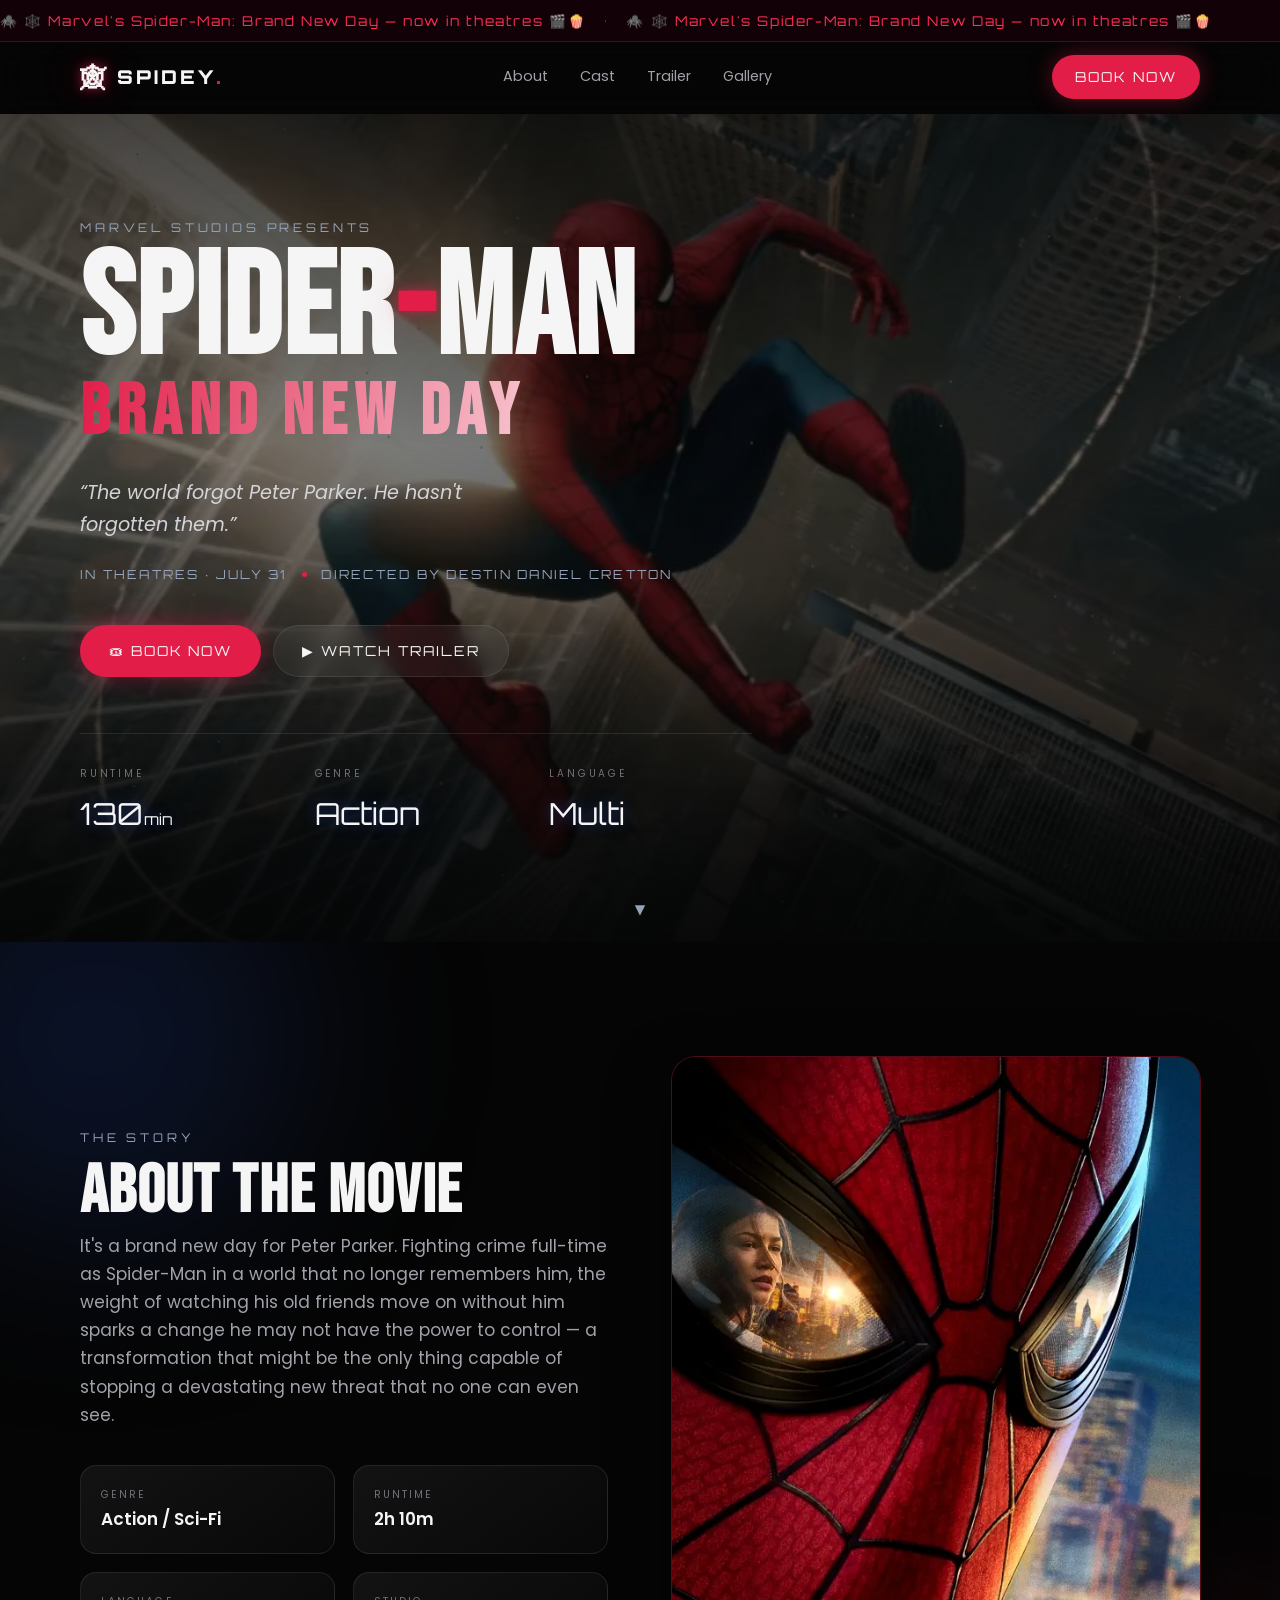
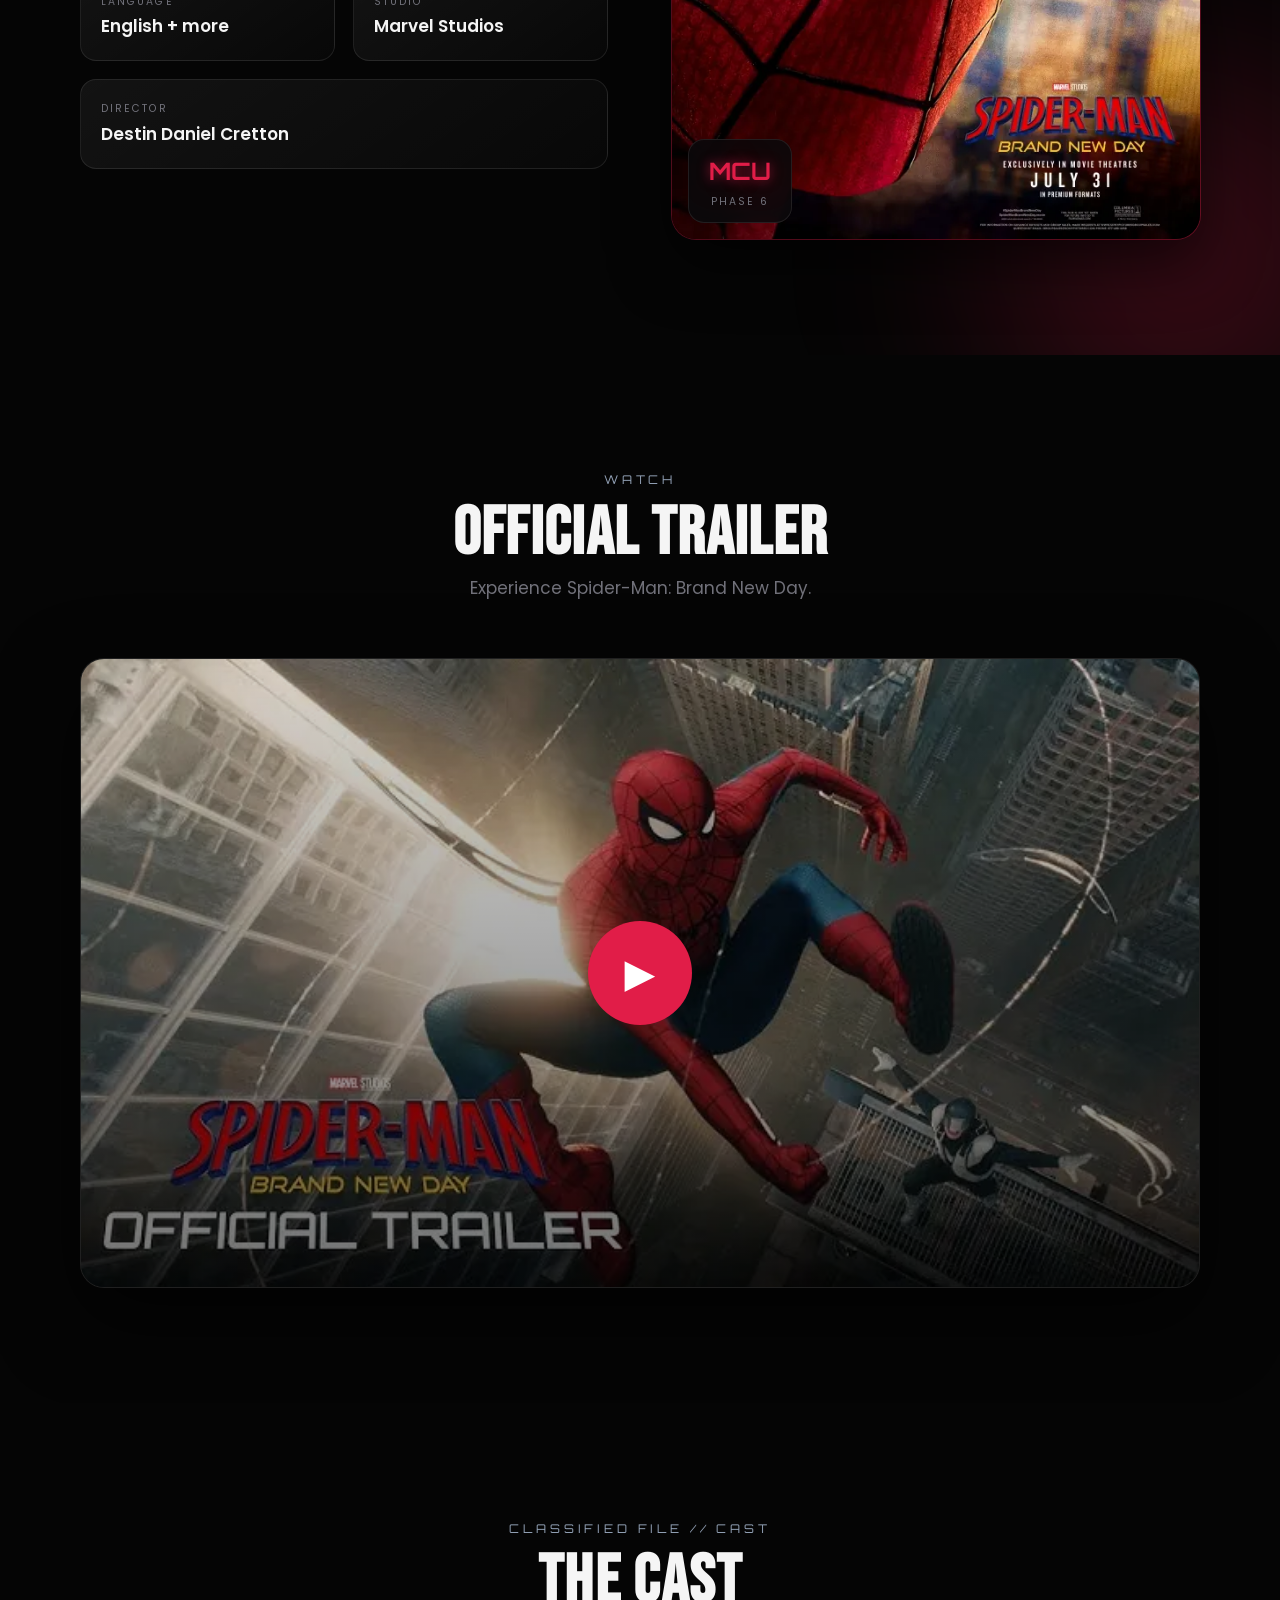
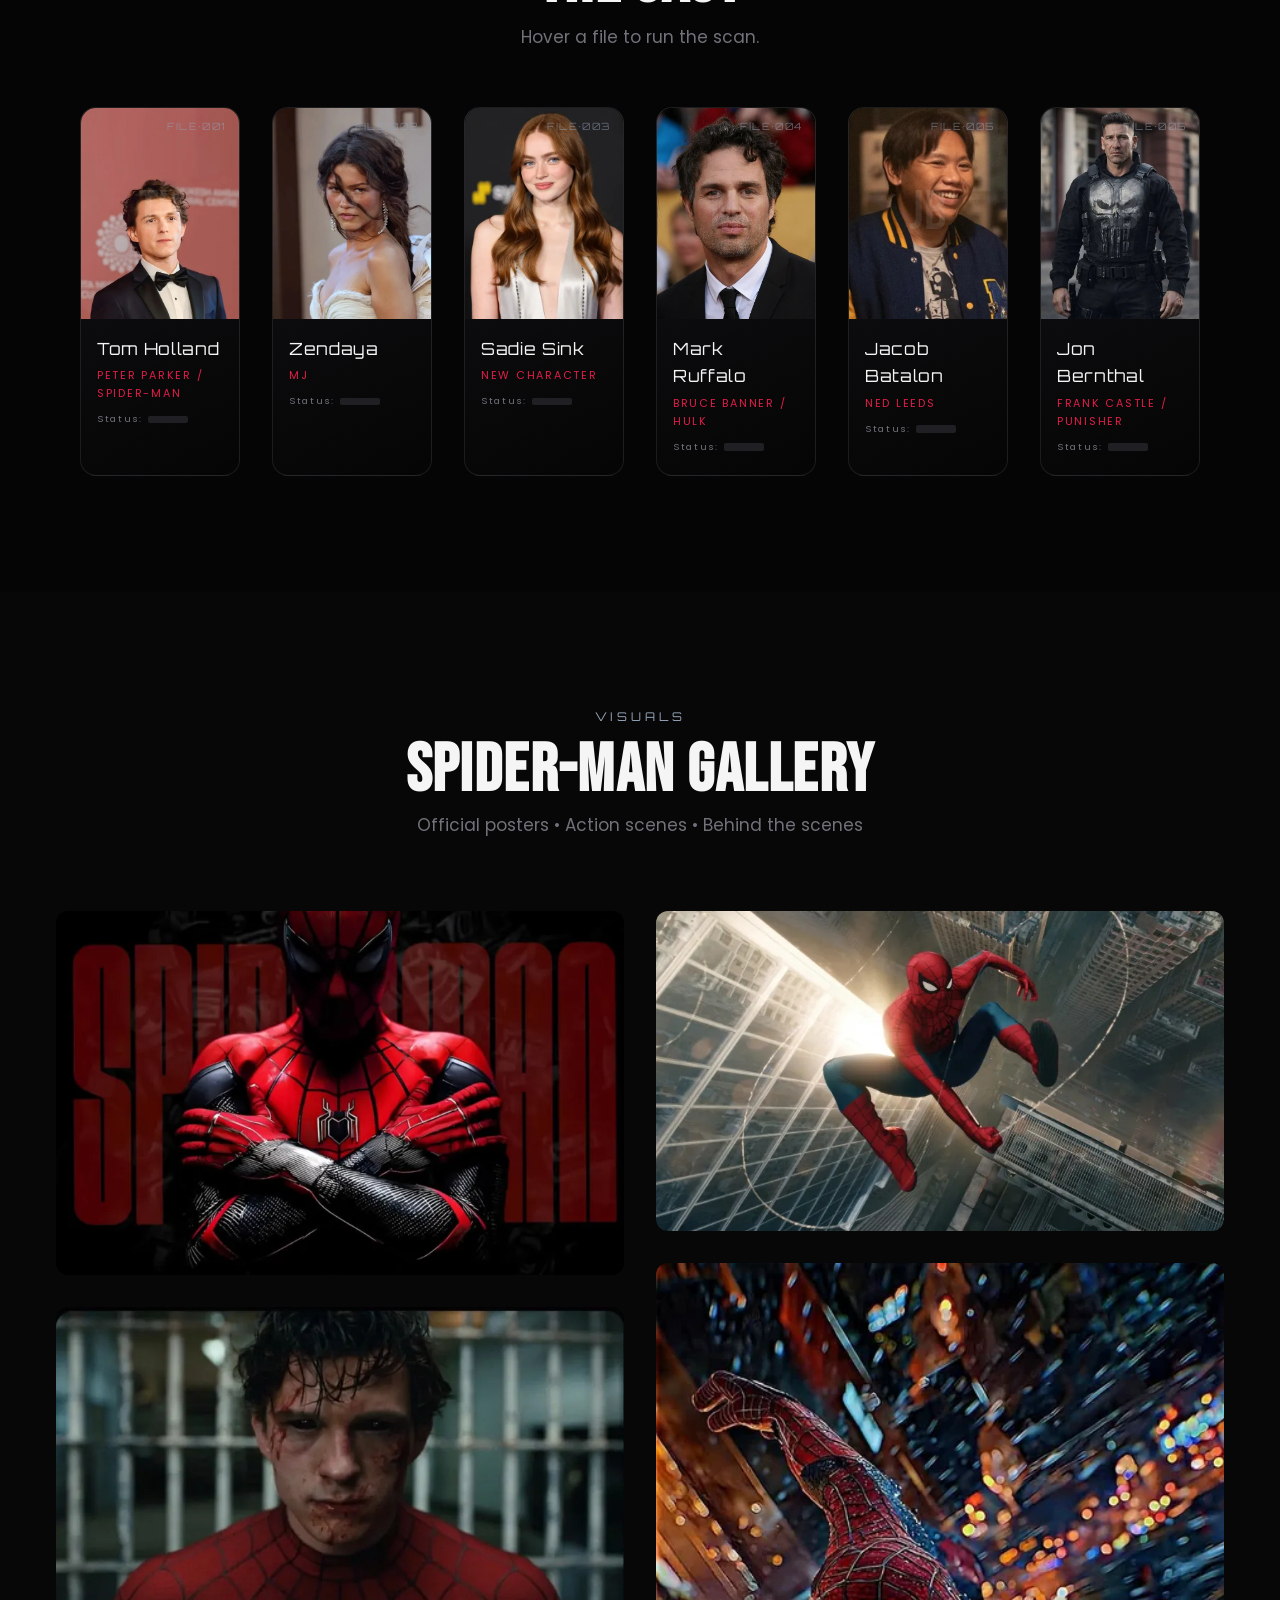
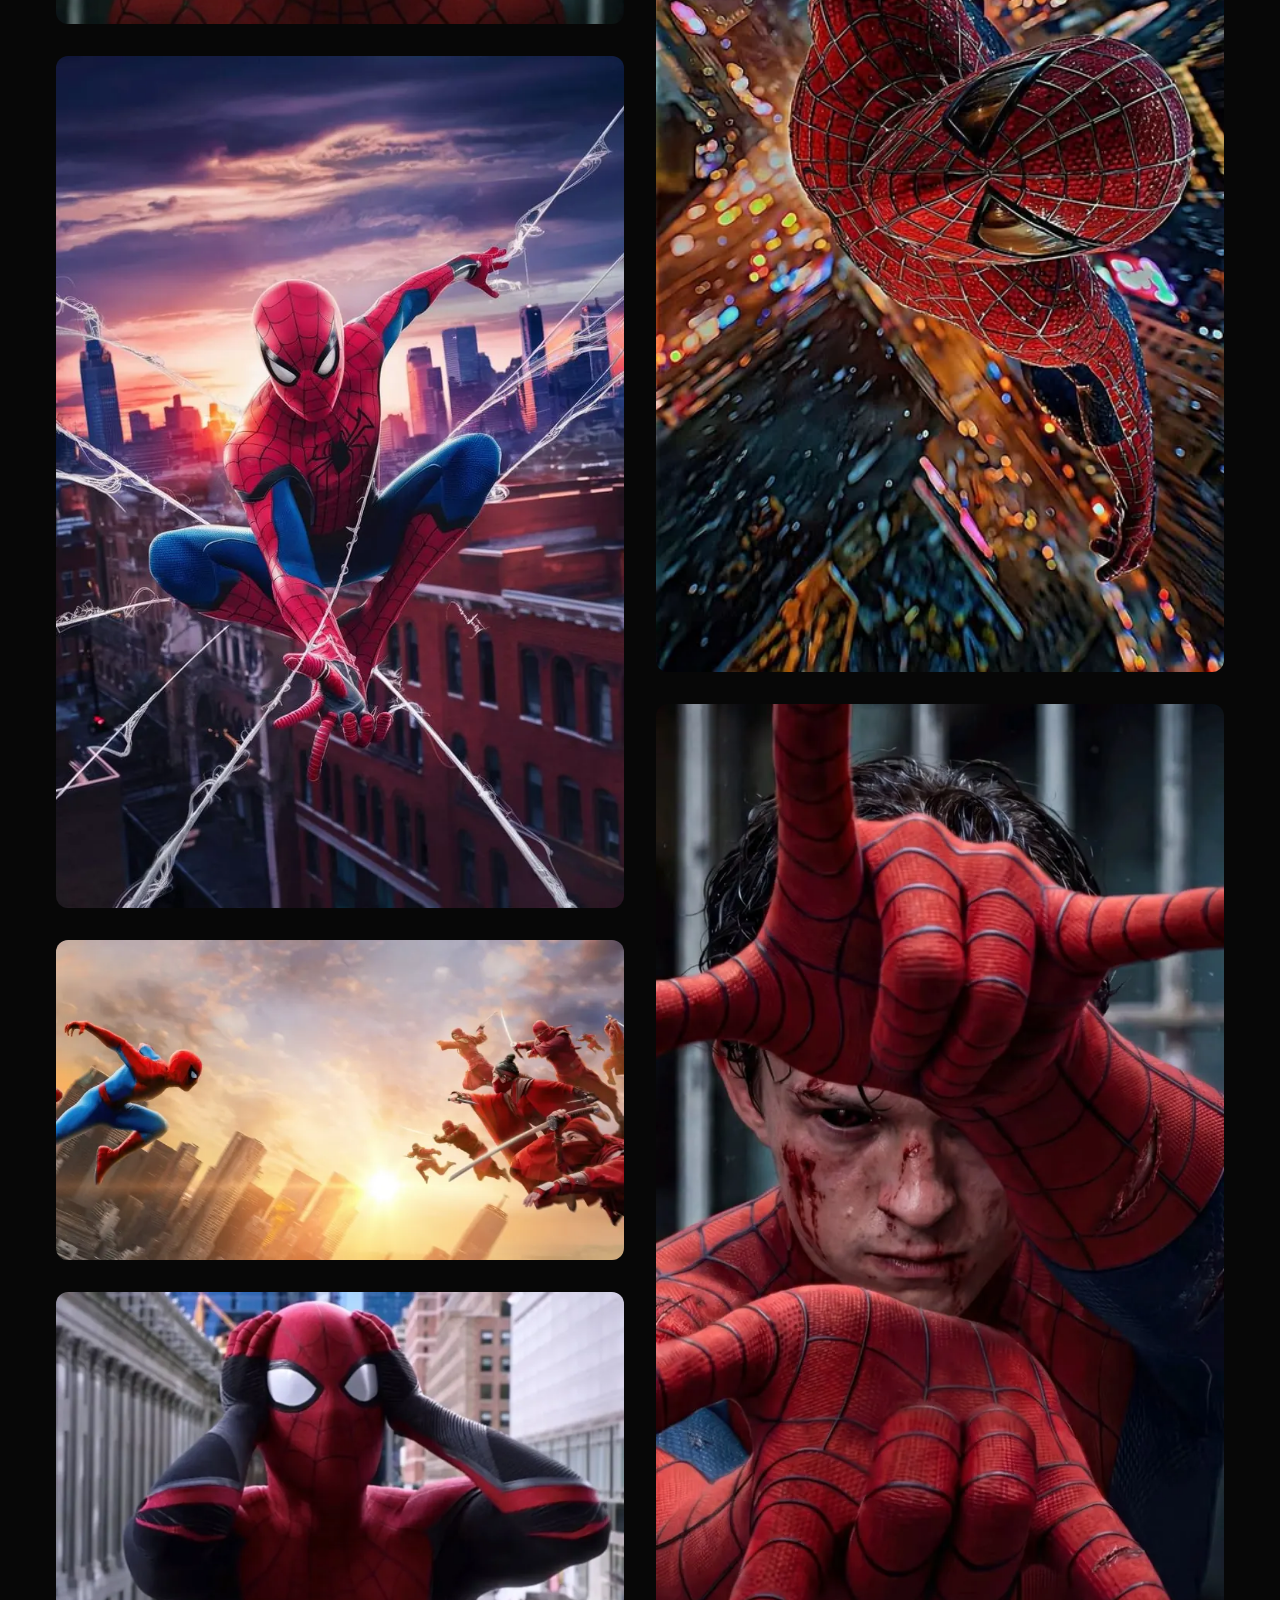
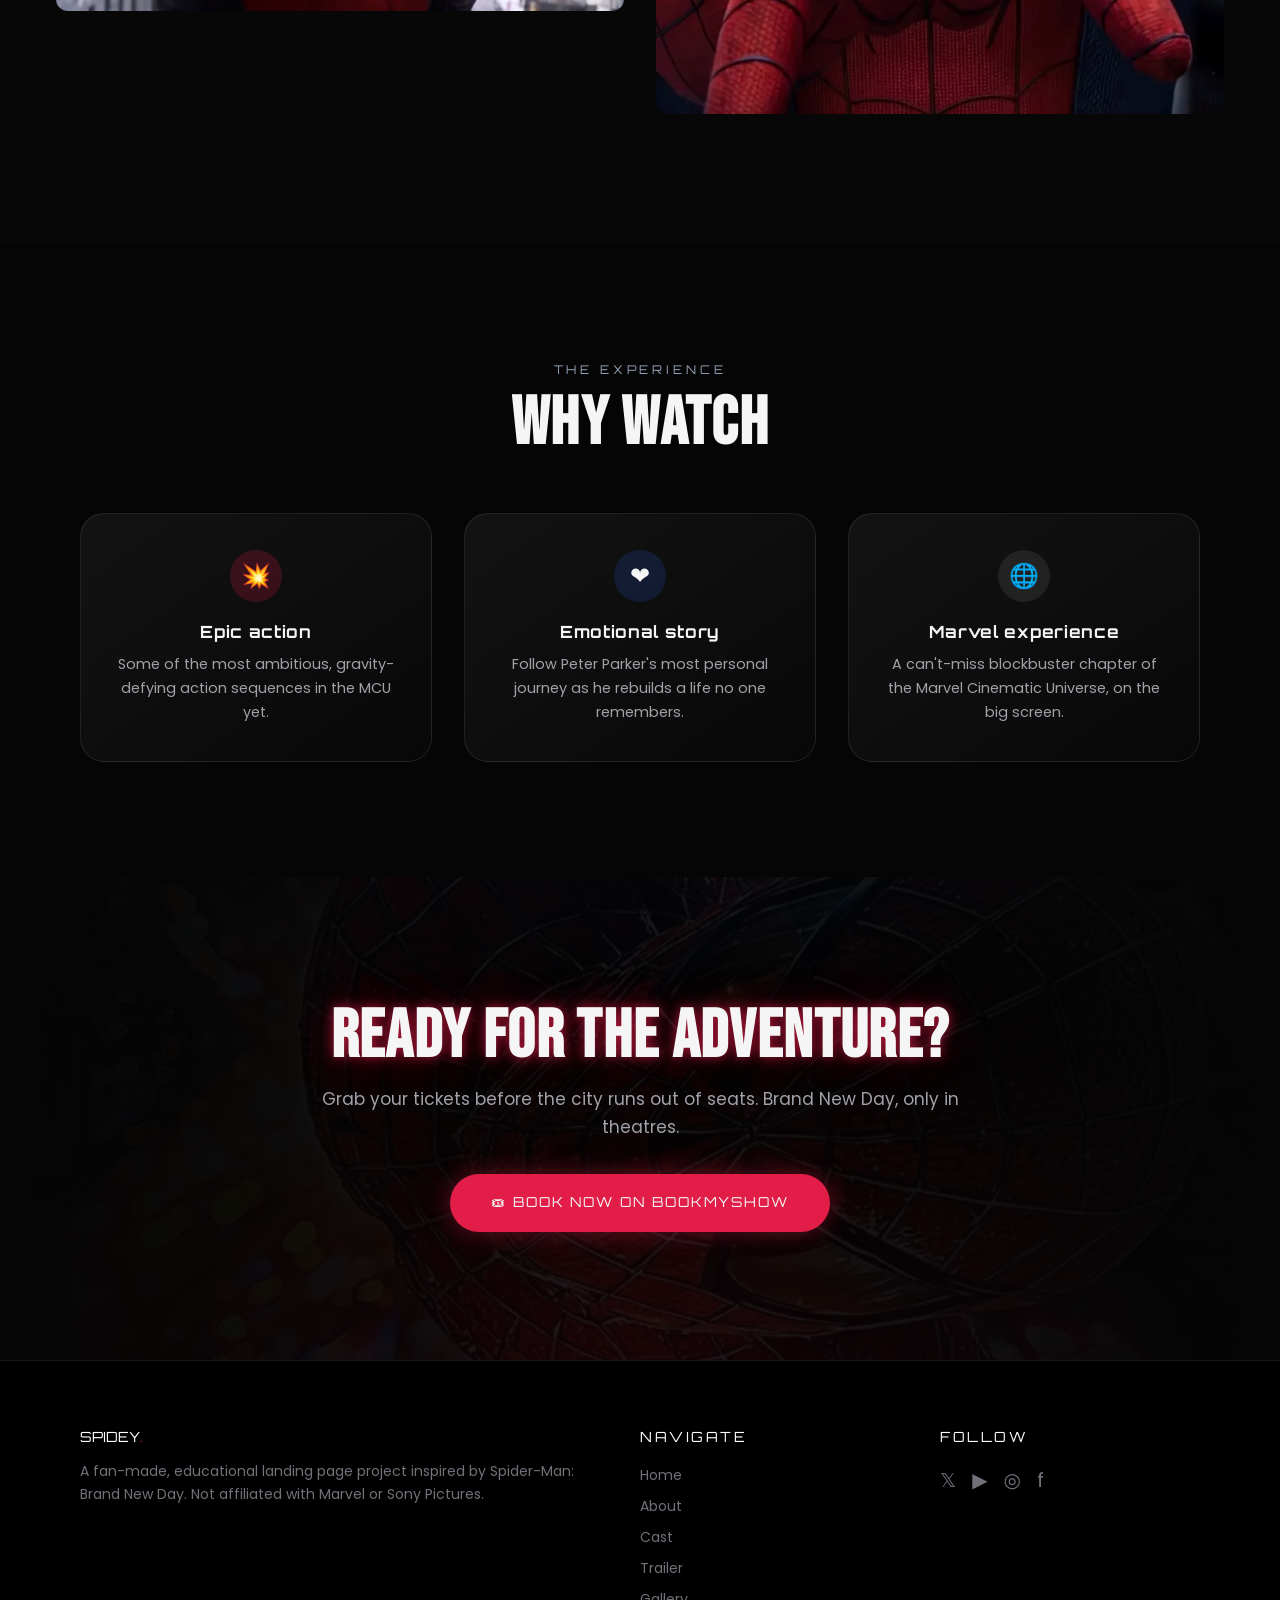
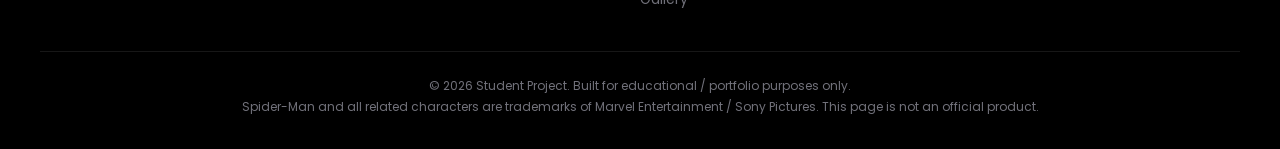
<file: index.html>
<!DOCTYPE html>
<html lang="en">
<head>
<meta charset="UTF-8">
<meta name="viewport" content="width=device-width, initial-scale=1.0">
<meta name="theme-color" content="#050505">
<meta name="description" content="Spider-Man: Brand New Day — official-style fan landing page. Trailer, cast, gallery and showtimes.">
<title>Spider-Man: Brand New Day</title>

<link rel="preconnect" href="https://fonts.googleapis.com">
<link rel="preconnect" href="https://fonts.gstatic.com" crossorigin>
<link rel="preload" as="image" href="img/hero-poster-1600.webp" type="image/webp" fetchpriority="high">
<link rel="stylesheet" href="style.css">
<link rel="stylesheet" media="print" onload="this.media='all'"
      href="https://fonts.googleapis.com/css2?family=Bebas+Neue&family=Orbitron:wght@500;700;900&family=Poppins:wght@300;400;600&display=swap">
<noscript>
  <link rel="stylesheet" href="https://fonts.googleapis.com/css2?family=Bebas+Neue&family=Orbitron:wght@500;700;900&family=Poppins:wght@300;400;600&display=swap">
</noscript>
</head>
<body>

<a class="skip-link" href="#home">Skip to content</a>

<div class="ticker" role="status" aria-label="Announcement">
  <p class="ticker__track">🕷️ 🕸️ Marvel's Spider-Man: Brand New Day — now in theatres 🎬🍿 &nbsp;&nbsp;•&nbsp;&nbsp; 🕷️ 🕸️ Marvel's Spider-Man: Brand New Day — now in theatres 🎬🍿</p>
</div>

<div id="particles" class="particles" aria-hidden="true"></div>

<!-- ===================== NAVBAR ===================== -->
<header id="navbar" class="nav">
  <div class="nav__inner container">
    <a class="nav__brand" href="#home" data-scroll="home">
      <span class="nav__mark glow-red" aria-hidden="true">🕸</span>
      <span>SPIDEY<span class="accent">.</span></span>
    </a>

    <nav class="nav__links" aria-label="Primary">
      <a class="nav-link" href="#about" data-scroll="about">About</a>
      <a class="nav-link" href="#cast" data-scroll="cast">Cast</a>
      <a class="nav-link" href="#trailer" data-scroll="trailer">Trailer</a>
      <a class="nav-link" href="#gallery" data-scroll="gallery">Gallery</a>
    </nav>

    <a class="btn btn--primary nav__cta ripple" href="https://in.bookmyshow.com/" target="_blank" rel="noopener">Book now</a>

    <button id="menuBtn" class="nav__toggle" aria-expanded="false" aria-controls="mobileMenu" aria-label="Open menu">
      <span></span><span></span><span></span>
    </button>
  </div>

  <div id="mobileMenu" class="nav__mobile" hidden>
    <a href="#home" data-scroll="home">Home</a>
    <a href="#about" data-scroll="about">About</a>
    <a href="#cast" data-scroll="cast">Cast</a>
    <a href="#trailer" data-scroll="trailer">Trailer</a>
    <a href="#gallery" data-scroll="gallery">Gallery</a>
    <a class="btn btn--primary" href="https://in.bookmyshow.com/" target="_blank" rel="noopener">Book now</a>
  </div>
</header>

<main>
<!-- ===================== HERO ===================== -->
<section id="home" class="hero">
  <img id="parallaxBg" class="hero__bg" src="img/hero-poster-1600.webp" width="800" height="450"
       alt="Spider-Man: Brand New Day poster artwork" fetchpriority="high" decoding="async">
  <canvas id="webCanvas" class="hero__web" aria-hidden="true"></canvas>

  <div class="hero__content container">
    <p class="eyebrow reveal">Marvel Studios presents</p>

    <h1 class="hero__title reveal">
      <span class="hero__title-line">SPIDER<span class="accent glow-red">-</span>MAN</span>
      <span class="hero__title-sub">Brand New Day</span>
    </h1>

    <p class="hero__tagline reveal">“The world forgot Peter Parker. He hasn't forgotten them.”</p>

    <ul class="hero__meta reveal">
      <li>In theatres · July 31</li>
      <li aria-hidden="true" class="dot"></li>
      <li>Directed by Destin Daniel Cretton</li>
    </ul>

    <div class="hero__actions reveal">
      <a class="btn btn--primary ripple" href="https://in.bookmyshow.com/" target="_blank" rel="noopener">🎟 Book now</a>
      <a class="btn btn--ghost ripple" href="#trailer" data-scroll="trailer">▶ Watch trailer</a>
    </div>

    <dl class="hero__stats reveal">
      <div><dt>Runtime</dt><dd>130<span>min</span></dd></div>
      <div><dt>Genre</dt><dd>Action</dd></div>
      <div><dt>Language</dt><dd>Multi</dd></div>
    </dl>
  </div>

  <a class="hero__scroll" href="#about" data-scroll="about" aria-label="Scroll to about section">▼</a>
</section>

<!-- ===================== ABOUT ===================== -->
<section id="about" class="section section--about">
  <span class="blob blob--blue" aria-hidden="true"></span>
  <span class="blob blob--red" aria-hidden="true"></span>

  <div class="container about__grid">
    <div class="reveal">
      <p class="eyebrow accent">The story</p>
      <h2 class="section-title">About the movie</h2>
      <p class="lede">
        It's a brand new day for Peter Parker. Fighting crime full-time as Spider-Man in a world
        that no longer remembers him, the weight of watching his old friends move on without him
        sparks a change he may not have the power to control — a transformation that might be the
        only thing capable of stopping a devastating new threat that no one can even see.
      </p>

      <dl class="facts">
        <div class="card"><dt>Genre</dt><dd>Action / Sci-Fi</dd></div>
        <div class="card"><dt>Runtime</dt><dd>2h 10m</dd></div>
        <div class="card"><dt>Language</dt><dd>English + more</dd></div>
        <div class="card"><dt>Studio</dt><dd>Marvel Studios</dd></div>
        <div class="card facts__wide"><dt>Director</dt><dd>Destin Daniel Cretton</dd></div>
      </dl>
    </div>

    <figure class="about__poster reveal-scale">
      <img src="img/poster-1600.webp" width="600" height="889" loading="lazy" decoding="async"
           alt="Spider-Man: Brand New Day theatrical poster">
      <figcaption class="about__badge">
        <strong class="glow-red">MCU</strong>
        <span>Phase 6</span>
      </figcaption>
    </figure>
  </div>
</section>

<!-- ===================== TRAILER ===================== -->
<section id="trailer" class="section">
  <div class="container section__head reveal">
    <p class="eyebrow accent">Watch</p>
    <h2 class="section-title">Official trailer</h2>
    <p class="section__sub">Experience Spider-Man: Brand New Day.</p>
  </div>

  <div class="container">
    <button id="videoContainer" class="trailer reveal-scale" type="button"
            data-video="8TZMtslA3UY" aria-label="Play the Spider-Man: Brand New Day trailer">
      <img src="img/trailer-cover-1600.webp" width="686" height="386" loading="lazy" decoding="async"
           alt="Trailer thumbnail">
      <span class="trailer__play" aria-hidden="true">▶</span>
    </button>
  </div>
</section>

<!-- ===================== CAST ===================== -->
<section id="cast" class="section">
  <div class="container section__head reveal">
    <p class="eyebrow accent">Classified file // cast</p>
    <h2 class="section-title">The cast</h2>
    <p class="section__sub">Hover a file to run the scan.</p>
  </div>

  <div id="castGrid" class="container cast__grid"></div>
</section>

<!-- ===================== GALLERY ===================== -->
<section id="gallery" class="section section--gallery">
  <div class="container section__head reveal">
    <p class="eyebrow accent">Visuals</p>
    <h2 class="section-title">Spider-Man gallery</h2>
    <p class="section__sub">Official posters • Action scenes • Behind the scenes</p>
  </div>

  <div class="container gallery">
    <figure class="gallery__card gallery__card--large reveal-scale">
      <img src="img/black-suit-800.webp" width="800" height="513" loading="lazy" decoding="async" alt="Main poster">
      <figcaption>Main poster</figcaption>
    </figure>
    <figure class="gallery__card reveal-scale">
      <img src="img/swing-800.webp" width="800" height="446" loading="lazy" decoding="async" alt="Spider-Man swinging through the city">
      <figcaption>Spider-Man swing</figcaption>
    </figure>
    <figure class="gallery__card reveal-scale">
      <img src="img/hero-4k-1600.webp" width="736" height="1104" loading="lazy" decoding="async" alt="Black suit Spider-Man">
      <figcaption>Black suit</figcaption>
    </figure>
    <figure class="gallery__card gallery__card--wide reveal-scale">
      <img src="img/fight-800.webp" width="800" height="450" loading="lazy" decoding="async" alt="Final battle scene">
      <figcaption>Final battle</figcaption>
    </figure>
    <figure class="gallery__card reveal-scale">
      <img src="img/behind-scenes-800.webp" width="800" height="450" loading="lazy" decoding="async" alt="Behind the scenes on set">
      <figcaption>Behind the scenes</figcaption>
    </figure>
    <figure class="gallery__card gallery__card--tall reveal-scale">
      <img src="img/hero-poster-1600.webp" width="540" height="800" loading="lazy" decoding="async" alt="Movie poster">
      <figcaption>Movie poster</figcaption>
    </figure>
    <figure class="gallery__card reveal-scale">
      <img src="img/skyline-800.webp" width="450" height="800" loading="lazy" decoding="async" alt="City skyline at night">
      <figcaption>City skyline</figcaption>
    </figure>
    <figure class="gallery__card gallery__card--wide reveal-scale">
      <img src="img/spiderman-4k-1600.webp" width="736" height="1308" loading="lazy" decoding="async" alt="Spider-Verse energy">
      <figcaption>Spider-Verse energy</figcaption>
    </figure>
  </div>
</section>

<!-- ===================== WHY WATCH ===================== -->
<section class="section">
  <div class="container section__head reveal">
    <p class="eyebrow accent">The experience</p>
    <h2 class="section-title">Why watch</h2>
  </div>

  <div class="container features">
    <article class="card feature reveal hover-lift">
      <span class="feature__icon feature__icon--red" aria-hidden="true">💥</span>
      <h3>Epic action</h3>
      <p>Some of the most ambitious, gravity-defying action sequences in the MCU yet.</p>
    </article>
    <article class="card feature reveal hover-lift">
      <span class="feature__icon feature__icon--blue" aria-hidden="true">❤️</span>
      <h3>Emotional story</h3>
      <p>Follow Peter Parker's most personal journey as he rebuilds a life no one remembers.</p>
    </article>
    <article class="card feature reveal hover-lift">
      <span class="feature__icon" aria-hidden="true">🌐</span>
      <h3>Marvel experience</h3>
      <p>A can't-miss blockbuster chapter of the Marvel Cinematic Universe, on the big screen.</p>
    </article>
  </div>
</section>

<!-- ===================== CTA ===================== -->
<section class="cta">
  <img class="cta__bg" src="img/skyline-1600.webp" width="736" height="1308" loading="lazy" decoding="async" alt="">
  <div class="container cta__content reveal">
    <h2 class="section-title glow-red">Ready for the adventure?</h2>
    <p>Grab your tickets before the city runs out of seats. Brand New Day, only in theatres.</p>
    <a class="btn btn--primary btn--lg ripple" href="https://in.bookmyshow.com/" target="_blank" rel="noopener">
      🎟 Book now on BookMyShow
    </a>
  </div>
</section>
</main>

<!-- ===================== FOOTER ===================== -->
<footer class="footer">
  <div class="container footer__grid">
    <div>
      <p class="footer__brand">SPIDEY<span class="accent">.</span></p>
      <p>A fan-made, educational landing page project inspired by Spider-Man: Brand New Day. Not affiliated with Marvel or Sony Pictures.</p>
    </div>
    <nav aria-label="Footer">
      <p class="footer__heading">Navigate</p>
      <ul>
        <li><a href="#home" data-scroll="home">Home</a></li>
        <li><a href="#about" data-scroll="about">About</a></li>
        <li><a href="#cast" data-scroll="cast">Cast</a></li>
        <li><a href="#trailer" data-scroll="trailer">Trailer</a></li>
        <li><a href="#gallery" data-scroll="gallery">Gallery</a></li>
      </ul>
    </nav>
    <div>
      <p class="footer__heading">Follow</p>
      <div class="footer__social">
        <a href="https://x.com/" target="_blank" rel="noopener" aria-label="X">𝕏</a>
        <a href="https://youtube.com/" target="_blank" rel="noopener" aria-label="YouTube">▶</a>
        <a href="https://instagram.com/" target="_blank" rel="noopener" aria-label="Instagram">◎</a>
        <a href="https://facebook.com/" target="_blank" rel="noopener" aria-label="Facebook">f</a>
      </div>
    </div>
  </div>
  <div class="container footer__legal">
    <p>© 2026 Student Project. Built for educational / portfolio purposes only.</p>
    <p>Spider-Man and all related characters are trademarks of Marvel Entertainment / Sony Pictures. This page is not an official product.</p>
  </div>
</footer>

<script src="script.js" defer></script>
</body>
</html>
</file>
<file: style.css>
/* =========================================================
   Spider-Man: Brand New Day — Landing Page Stylesheet
   Self-contained (no CSS framework), mobile-first, fluid type.
   ========================================================= */

:root {
  --void: #050505;
  --ink: #0b0b0e;
  --red: #e11d48;
  --red-bright: #ff2d55;
  --blue: #1e3a8a;
  --silver: #94a3b8;
  --text: #f5f5f5;
  --muted: #a1a1aa;
  --dim: #71717a;

  --line: rgba(255, 255, 255, 0.09);
  --glass: rgba(255, 255, 255, 0.05);

  --font-display: 'Bebas Neue', 'Arial Narrow', sans-serif;
  --font-tech: 'Orbitron', 'Segoe UI', sans-serif;
  --font-body: 'Poppins', system-ui, -apple-system, sans-serif;

  /* Fluid spacing / radii */
  --gutter: clamp(1rem, 4vw, 2.5rem);
  --section-y: clamp(3.5rem, 9vw, 7.5rem);
  --gap: clamp(1rem, 2.5vw, 2rem);
  --r-sm: 10px;
  --r-md: 16px;
  --r-lg: 24px;

  --ease: cubic-bezier(0.2, 0.8, 0.2, 1);
}

*, *::before, *::after { box-sizing: border-box; }

html { scroll-behavior: smooth; scroll-padding-top: 5rem; -webkit-text-size-adjust: 100%; }

body {
  margin: 0;
  background: var(--void);
  color: var(--text);
  font-family: var(--font-body);
  font-size: clamp(0.95rem, 0.9rem + 0.25vw, 1.0625rem);
  line-height: 1.65;
  -webkit-font-smoothing: antialiased;
  overflow-x: clip;
}

img, canvas, video { display: block; max-width: 100%; }
img { height: auto; }
a { color: inherit; text-decoration: none; }
ul, ol, dl, dd { margin: 0; padding: 0; list-style: none; }
h1, h2, h3, p, figure { margin: 0; }
button { font: inherit; color: inherit; }

::selection { background: var(--red); color: #fff; }

:focus-visible { outline: 2px solid var(--red-bright); outline-offset: 3px; border-radius: 4px; }

.skip-link {
  position: fixed; top: 0; left: 50%; transform: translate(-50%, -120%);
  z-index: 200; background: var(--red); color: #fff;
  padding: 0.6rem 1.2rem; border-radius: 0 0 var(--r-sm) var(--r-sm);
  font-family: var(--font-tech); font-size: 0.8rem; transition: transform 0.25s var(--ease);
}
.skip-link:focus { transform: translate(-50%, 0); }

.container { width: 100%; max-width: 1200px; margin-inline: auto; padding-inline: var(--gutter); }

.accent { color: var(--red); }

/* ---------- Typography helpers ---------- */
.section-title {
  font-family: var(--font-display);
  font-size: clamp(2.25rem, 1.4rem + 4.5vw, 4.25rem);
  line-height: 0.95;
  letter-spacing: 0.02em;
  text-transform: uppercase;
  margin-bottom: 0.5rem;
}
.eyebrow {
  font-family: var(--font-tech);
  font-size: clamp(0.625rem, 0.55rem + 0.25vw, 0.8rem);
  letter-spacing: 0.32em;
  text-transform: uppercase;
  color: var(--silver);
  margin-bottom: 0.75rem;
}
.lede { color: var(--muted); max-width: 60ch; }

.glow-red { text-shadow: 0 0 12px rgba(225, 29, 72, 0.7), 0 0 42px rgba(225, 29, 72, 0.3); }
.glow-blue { text-shadow: 0 0 12px rgba(30, 58, 138, 0.85), 0 0 40px rgba(30, 58, 138, 0.4); }

/* ---------- Section shell ---------- */
.section { position: relative; padding-block: var(--section-y); overflow: hidden; }
.section--gallery { background: #070707; }
.section__head { text-align: center; margin-bottom: clamp(2rem, 5vw, 3.5rem); }
.section__sub { color: var(--dim); max-width: 44ch; margin-inline: auto; }

.blob {
  position: absolute; width: min(24rem, 70vw); aspect-ratio: 1; border-radius: 50%;
  filter: blur(100px); pointer-events: none; z-index: -1;
}
.blob--blue { top: -6rem; left: -6rem; background: rgba(30, 58, 138, 0.28); }
.blob--red { bottom: -6rem; right: -6rem; background: rgba(225, 29, 72, 0.22); }

/* ---------- Cards / buttons ---------- */
.card {
  background: linear-gradient(145deg, rgba(255, 255, 255, 0.06), rgba(255, 255, 255, 0.015));
  border: 1px solid var(--line);
  border-radius: var(--r-md);
  padding: clamp(0.9rem, 2vw, 1.25rem);
}

.btn {
  --btn-bg: var(--red);
  display: inline-flex; align-items: center; justify-content: center; gap: 0.5rem;
  min-height: 48px;
  padding: 0.85rem 1.75rem;
  background: var(--btn-bg);
  border: 1px solid transparent;
  border-radius: 999px;
  font-family: var(--font-tech);
  font-size: clamp(0.75rem, 0.7rem + 0.2vw, 0.875rem);
  letter-spacing: 0.14em;
  text-transform: uppercase;
  cursor: pointer;
  transition: transform 0.25s var(--ease), background 0.25s ease, box-shadow 0.25s ease, border-color 0.25s ease;
}
.btn--primary { box-shadow: 0 0 24px rgba(225, 29, 72, 0.4); }
.btn--primary:hover { background: var(--red-bright); box-shadow: 0 0 38px rgba(225, 29, 72, 0.7); }
.btn--ghost { --btn-bg: var(--glass); border-color: var(--line); backdrop-filter: blur(10px); }
.btn--ghost:hover { border-color: rgba(255, 255, 255, 0.32); }
.btn--lg { padding: 1.05rem 2.5rem; }
.btn:hover { transform: translateY(-2px); }
.btn:active { transform: translateY(0); }

/* ---------- Ticker (replaces <marquee>) ---------- */
.ticker {
  position: relative; z-index: 60; overflow: hidden;
  background: #120207; border-bottom: 1px solid rgba(225, 29, 72, 0.3);
  padding-block: 0.4rem;
}
.ticker__track {
  display: inline-block; white-space: nowrap;
  color: var(--red-bright); font-family: var(--font-tech);
  font-size: clamp(0.65rem, 0.6rem + 0.3vw, 0.85rem); letter-spacing: 0.12em;
  animation: ticker 26s linear infinite;
  will-change: transform;
}
@keyframes ticker {
  from { transform: translateX(0); }
  to { transform: translateX(-50%); }
}

/* ---------- Navbar ---------- */
.nav {
  position: sticky; top: 0; z-index: 50;
  background: rgba(5, 5, 5, 0.6);
  backdrop-filter: blur(16px); -webkit-backdrop-filter: blur(16px);
  border-bottom: 1px solid transparent;
  transition: background 0.35s ease, border-color 0.35s ease;
}
.nav.is-scrolled { background: rgba(5, 5, 5, 0.88); border-bottom-color: rgba(225, 29, 72, 0.35); }
.nav__inner {
  display: flex; align-items: center; justify-content: space-between; gap: 1rem;
  padding-block: 0.85rem;
}
.nav__brand {
  display: inline-flex; align-items: center; gap: 0.5rem;
  font-family: var(--font-tech); font-weight: 900;
  font-size: clamp(1rem, 0.95rem + 0.3vw, 1.25rem); letter-spacing: 0.16em;
}
.nav__mark { font-size: 1.35em; }
.nav__links { display: none; gap: clamp(1rem, 2.5vw, 2rem); font-size: 0.9rem; color: var(--muted); }
.nav__cta { display: none; padding: 0.6rem 1.4rem; min-height: 42px; }
.nav-link { position: relative; padding-block: 0.25rem; transition: color 0.25s ease; }
.nav-link::after {
  content: ''; position: absolute; left: 0; bottom: 0; width: 0; height: 2px;
  background: linear-gradient(90deg, var(--red), var(--blue));
  transition: width 0.3s var(--ease);
}
.nav-link:hover { color: #fff; }
.nav-link:hover::after { width: 100%; }

.nav__toggle {
  display: grid; place-content: center; gap: 5px;
  width: 44px; height: 44px; padding: 0;
  background: none; border: 1px solid var(--line); border-radius: 12px; cursor: pointer;
}
.nav__toggle span {
  display: block; width: 20px; height: 2px; background: #fff; border-radius: 2px;
  transition: transform 0.3s var(--ease), opacity 0.2s ease;
}
.nav__toggle[aria-expanded="true"] span:nth-child(1) { transform: translateY(7px) rotate(45deg); }
.nav__toggle[aria-expanded="true"] span:nth-child(2) { opacity: 0; }
.nav__toggle[aria-expanded="true"] span:nth-child(3) { transform: translateY(-7px) rotate(-45deg); }

.nav__mobile {
  display: grid; gap: 0.35rem;
  padding: 0.5rem var(--gutter) 1.25rem;
  border-top: 1px solid var(--line);
  animation: menuIn 0.28s var(--ease);
}
.nav__mobile[hidden] { display: none; }
.nav__mobile > a:not(.btn) {
  padding: 0.85rem 0.25rem; color: var(--muted);
  border-bottom: 1px solid rgba(255, 255, 255, 0.05);
  font-family: var(--font-tech); font-size: 0.8rem; letter-spacing: 0.12em; text-transform: uppercase;
}
.nav__mobile > a:not(.btn):hover { color: #fff; }
.nav__mobile .btn { margin-top: 0.75rem; }
@keyframes menuIn { from { opacity: 0; transform: translateY(-8px); } to { opacity: 1; transform: none; } }

/* ---------- Hero ---------- */
.hero {
  position: relative;
  min-height: clamp(560px, 92svh, 900px);
  display: grid; align-items: center;
  overflow: hidden;
  isolation: isolate;
}
.hero__bg {
  position: absolute; inset: 0; width: 100%; height: 100%;
  object-fit: cover; object-position: center 22%;
  z-index: -2; will-change: transform;
}
.hero::after {
  content: ''; position: absolute; inset: 0; z-index: -1; pointer-events: none;
  background:
    radial-gradient(80% 60% at 50% 30%, rgba(0, 0, 0, 0.25), transparent 70%),
    linear-gradient(180deg, rgba(5, 5, 5, 0.75) 0%, rgba(5, 5, 5, 0.45) 40%, rgba(5, 5, 5, 0.96) 100%);
}
.hero__web { position: absolute; inset: 0; width: 100%; height: 100%; z-index: -1; pointer-events: none; }

.hero__content { padding-block: clamp(3rem, 10vw, 6rem); text-align: center; }

.hero__title { display: grid; gap: 0.15em; }
.hero__title-line {
  font-family: var(--font-display);
  font-size: clamp(3rem, 1.5rem + 12vw, 9rem);
  line-height: 0.86;
  letter-spacing: 0.01em;
}
.hero__title-sub {
  font-family: var(--font-display);
  font-size: clamp(1.75rem, 0.9rem + 6.5vw, 4.5rem);
  line-height: 1;
  letter-spacing: 0.1em;
  text-transform: uppercase;
  background: linear-gradient(100deg, var(--red), #fff 55%, #3b5bd0);
  -webkit-background-clip: text; background-clip: text; color: transparent;
}

.hero__tagline {
  font-style: italic; color: #d4d4d8;
  font-size: clamp(0.95rem, 0.9rem + 0.5vw, 1.2rem);
  max-width: 34ch; margin: clamp(1rem, 3vw, 1.75rem) auto 0;
}

.hero__meta {
  display: flex; flex-wrap: wrap; align-items: center; justify-content: center;
  gap: 0.5rem 0.9rem; margin-top: clamp(1rem, 3vw, 1.5rem);
  font-family: var(--font-tech); font-size: clamp(0.625rem, 0.58rem + 0.25vw, 0.8rem);
  letter-spacing: 0.18em; text-transform: uppercase; color: var(--silver);
}
.hero__meta .dot { width: 5px; height: 5px; border-radius: 50%; background: var(--red); }

.hero__actions {
  display: flex; flex-direction: column; gap: 0.75rem;
  margin-top: clamp(1.5rem, 4vw, 2.5rem);
}
.hero__actions .btn { width: 100%; }

.hero__stats {
  display: grid; grid-template-columns: repeat(3, 1fr);
  gap: var(--gap);
  margin-top: clamp(2rem, 6vw, 3.5rem);
  padding-top: clamp(1.25rem, 3vw, 2rem);
  border-top: 1px solid var(--line);
  max-width: 42rem; margin-inline: auto;
}
.hero__stats dd {
  font-family: var(--font-tech);
  font-size: clamp(1.15rem, 0.9rem + 1.4vw, 1.9rem);
  text-shadow: 0 0 14px rgba(30, 58, 138, 0.75);
}
.hero__stats dd span { font-size: 0.5em; margin-left: 2px; }
.hero__stats dt {
  order: -1; font-size: clamp(0.5rem, 0.47rem + 0.2vw, 0.7rem);
  letter-spacing: 0.28em; text-transform: uppercase; color: var(--dim); margin-bottom: 0.35rem;
}
.hero__stats > div { display: flex; flex-direction: column; }

.hero__scroll {
  position: absolute; bottom: 1.25rem; left: 50%; transform: translateX(-50%);
  color: var(--silver); font-size: 0.85rem;
  animation: bob 2.2s ease-in-out infinite;
}
@keyframes bob {
  0%, 100% { transform: translate(-50%, 0); }
  50% { transform: translate(-50%, 8px); }
}

/* ---------- About ---------- */
.about__grid { display: grid; gap: clamp(2.5rem, 6vw, 4rem); align-items: center; }

.facts {
  display: grid; grid-template-columns: repeat(2, minmax(0, 1fr));
  gap: clamp(0.6rem, 1.5vw, 1.1rem);
  margin-top: clamp(1.5rem, 4vw, 2.25rem);
}
.facts dt { font-size: 0.65rem; letter-spacing: 0.2em; text-transform: uppercase; color: var(--dim); }
.facts dd { font-weight: 600; margin-top: 0.15rem; }
.facts__wide { grid-column: 1 / -1; }

.about__poster { position: relative; }
.about__poster img {
  width: 100%; border-radius: var(--r-lg);
  box-shadow: 0 0 0 1px rgba(225, 29, 72, 0.35), 0 24px 60px rgba(0, 0, 0, 0.6);
}
.about__badge {
  position: absolute; bottom: 1rem; left: 1rem;
  display: grid; gap: 0.1rem; text-align: center;
  padding: 0.75rem 1.25rem; border-radius: var(--r-md);
  background: rgba(10, 10, 12, 0.85); border: 1px solid var(--line);
  backdrop-filter: blur(10px);
}
.about__badge strong { font-family: var(--font-tech); font-size: 1.5rem; color: var(--red); }
.about__badge span { font-size: 0.65rem; letter-spacing: 0.2em; text-transform: uppercase; color: var(--dim); }

/* ---------- Trailer ---------- */
.trailer {
  position: relative; display: block; width: 100%; padding: 0;
  background: #0a0a0a; border: 1px solid var(--line);
  border-radius: var(--r-lg); overflow: hidden; cursor: pointer;
  aspect-ratio: 16 / 9;
  box-shadow: 0 30px 80px rgba(0, 0, 0, 0.65);
}
.trailer img { width: 100%; height: 100%; object-fit: cover; transition: transform 0.7s var(--ease), filter 0.5s ease; }
.trailer::after {
  content: ''; position: absolute; inset: 0;
  background: linear-gradient(180deg, rgba(0, 0, 0, 0.15), rgba(0, 0, 0, 0.55));
}
.trailer__play {
  position: absolute; inset: 0; margin: auto;
  width: clamp(64px, 14vw, 104px); height: clamp(64px, 14vw, 104px);
  display: grid; place-content: center;
  font-size: clamp(1.5rem, 4vw, 2.5rem);
  border-radius: 50%; background: var(--red); color: #fff; z-index: 1;
  box-shadow: 0 0 0 0 rgba(225, 29, 72, 0.55);
  animation: pulse 2.6s ease-out infinite;
  transition: transform 0.3s var(--ease), background 0.3s ease;
}
.trailer:hover img { transform: scale(1.05); filter: brightness(0.8); }
.trailer:hover .trailer__play { transform: scale(1.1); background: var(--red-bright); }
@keyframes pulse {
  0% { box-shadow: 0 0 0 0 rgba(225, 29, 72, 0.5); }
  70% { box-shadow: 0 0 0 28px rgba(225, 29, 72, 0); }
  100% { box-shadow: 0 0 0 0 rgba(225, 29, 72, 0); }
}
.trailer iframe { width: 100%; height: 100%; border: 0; }
.trailer.is-playing { cursor: default; aspect-ratio: 16 / 9; }
.trailer.is-playing::after { content: none; }

/* ---------- Cast dossiers ---------- */
.cast__grid {
  display: grid;
  grid-template-columns: repeat(2, minmax(0, 1fr));
  gap: var(--gap);
}
.dossier {
  position: relative; overflow: hidden;
  border-radius: var(--r-md); padding-bottom: 1.3rem;
  background: linear-gradient(155deg, rgba(20, 20, 24, 0.92), rgba(5, 5, 5, 0.96));
  border: 1px solid var(--line);
}
.dossier::before {
  content: attr(data-case); position: absolute; top: 10px; right: 12px; z-index: 2;
  font-family: var(--font-tech); font-size: 10px; letter-spacing: 0.15em; color: rgba(148, 163, 184, 0.55);
}
.dossier::after {
  content: ''; position: absolute; inset: 0; border-radius: inherit; opacity: 0;
  transition: opacity 0.45s ease; pointer-events: none;
  background: linear-gradient(155deg, rgba(225, 29, 72, 0.16), rgba(30, 58, 138, 0.16));
  box-shadow: inset 0 0 0 1px rgba(225, 29, 72, 0.5);
}
.dossier:hover::after { opacity: 1; }
.dossier__photo { position: relative; aspect-ratio: 3 / 4; overflow: hidden; background: #0a0a0a; }
.dossier__photo img { width: 100%; height: 100%; object-fit: cover; object-position: center top; }
.dossier__glyph {
  position: absolute; inset: 0; display: grid; place-content: center;
  font-family: var(--font-display); font-size: 3.5rem; color: rgba(255, 255, 255, 0.1);
}
.dossier__scan {
  position: absolute; left: 0; right: 0; height: 2px; opacity: 0;
  background: linear-gradient(90deg, transparent, var(--red), transparent);
}
.dossier:hover .dossier__scan { opacity: 1; animation: scanline 1.4s linear infinite; }
@keyframes scanline { from { top: 0; } to { top: 100%; } }
.dossier__info { padding: 1rem 1rem 0; }
.dossier__name { font-family: var(--font-tech); font-size: clamp(0.9rem, 0.85rem + 0.3vw, 1.05rem); letter-spacing: 0.04em; }
.dossier__role { color: var(--red); font-size: 0.68rem; letter-spacing: 0.16em; text-transform: uppercase; margin-top: 0.3rem; }
.dossier__status { color: var(--dim); font-size: 0.6rem; letter-spacing: 0.18em; margin-top: 0.5rem; }
.redacted { display: inline-block; width: 2.5rem; height: 0.8em; background: #1f1f24; border-radius: 2px; vertical-align: middle; }

/* ---------- Gallery ---------- */
.gallery {
  column-count: 2;
  column-gap: 12px;
  padding: 16px;
}
.gallery {
  column-count: 2;
  column-gap: var(--gap, 1rem);
}
.gallery__card {
  position: relative;
  overflow: hidden;
  border-radius: var(--radius, 12px);
  background: #111;
  break-inside: avoid;      /* replaces aspect-ratio: 4/3 */
  margin-bottom: var(--gap, 1rem);
  transition: transform 0.45s var(--ease), box-shadow 0.45s var(--ease);
}
.gallery__card img {
  width: 100%;
  height: auto;              /* was 100% — that's what forced the crop */
  display: block;
}
.gallery__card figcaption {
  position: absolute; inset: auto 0 0 0;
  padding: clamp(1rem, 3vw, 1.75rem);
  font-family: var(--font-display); font-size: clamp(1.1rem, 1rem + 0.8vw, 1.75rem);
  letter-spacing: 0.06em; text-transform: uppercase;
  background: linear-gradient(to top, rgba(0, 0, 0, 0.92), transparent);
  opacity: 0; transform: translateY(12px);
  transition: opacity 0.4s ease, transform 0.4s var(--ease);
}
.gallery__card:hover, .gallery__card:focus-within {
  transform: translateY(-6px);
  box-shadow: 0 0 26px rgba(225, 29, 72, 0.3), 0 24px 60px rgba(0, 0, 0, 0.6);
}
.gallery__card:hover img { transform: scale(1.08); }
.gallery__card:hover figcaption, .gallery__card:focus-within figcaption { opacity: 1; transform: none; }

/* ---------- Features ---------- */
.features { display: grid; gap: var(--gap); }
.feature { text-align: center; padding: clamp(1.5rem, 4vw, 2.25rem); border-radius: var(--r-lg); }
.feature__icon {
  display: grid; place-content: center;
  width: 3.25rem; height: 3.25rem; margin: 0 auto 1rem;
  border-radius: 50%; font-size: 1.5rem; background: rgba(255, 255, 255, 0.08);
}
.feature__icon--red { background: rgba(225, 29, 72, 0.2); }
.feature__icon--blue { background: rgba(30, 58, 138, 0.3); }
.feature h3 {
  font-family: var(--font-tech); font-size: 1.05rem; letter-spacing: 0.04em; margin-bottom: 0.5rem;
}
.feature p { color: var(--muted); font-size: 0.9rem; }

/* ---------- CTA ---------- */
.cta {
  position: relative; overflow: hidden; isolation: isolate;
  padding-block: clamp(4rem, 11vw, 8rem);
}
.cta__bg {
  position: absolute; inset: 0; width: 100%; height: 100%;
  object-fit: cover; opacity: 0.28; z-index: -2;
}
.cta::after {
  content: ''; position: absolute; inset: 0; z-index: -1;
  background:
    linear-gradient(90deg, var(--void), rgba(0, 0, 0, 0.6) 50%, var(--void)),
    linear-gradient(0deg, rgba(225, 29, 72, 0.12), transparent 60%, rgba(30, 58, 138, 0.12));
}
.cta__content { max-width: 46rem; margin-inline: auto; text-align: center; }
.cta__content p { color: var(--muted); margin-block: 1rem 2rem; }

/* ---------- Footer ---------- */
.footer { background: #000; border-top: 1px solid var(--line); padding-block: clamp(2.5rem, 6vw, 4rem) 2rem; }
.footer__grid { display: grid; gap: clamp(1.75rem, 4vw, 2.5rem); }
.footer p, .footer li { color: var(--dim); font-size: 0.875rem; }
.footer__brand { font-family: var(--font-tech); font-size: 1.15rem; color: #fff !important; margin-bottom: 0.75rem; }
.footer__heading {
  color: #fff !important; font-family: var(--font-tech); font-size: 0.8rem;
  letter-spacing: 0.18em; text-transform: uppercase; margin-bottom: 1rem;
}
.footer li + li { margin-top: 0.5rem; }
.footer a { transition: color 0.25s ease; }
.footer a:hover { color: var(--red); }
.footer__social { display: flex; gap: 1rem; font-size: 1.25rem; color: var(--dim); }
.footer__legal {
  border-top: 1px solid var(--line); margin-top: clamp(1.75rem, 4vw, 2.5rem); padding-top: 1.5rem;
  text-align: center;
}
.footer__legal p { font-size: 0.75rem; line-height: 1.7; }

/* ---------- Particles ---------- */
.particles { position: fixed; inset: 0; z-index: 0; pointer-events: none; }
.particle {
  position: absolute; border-radius: 50%;
  background: radial-gradient(circle, rgba(225, 29, 72, 0.9), transparent 70%);
  animation: floatUp linear infinite;
  will-change: transform;
}
@keyframes floatUp {
  0% { transform: translate3d(0, 0, 0); opacity: 0; }
  10%, 90% { opacity: 1; }
  100% { transform: translate3d(20px, -110vh, 0); opacity: 0; }
}

/* ---------- Reveal on scroll ---------- */
.reveal { opacity: 0; transform: translateY(28px); transition: opacity 0.8s var(--ease), transform 0.8s var(--ease); }
.reveal-scale { opacity: 0; transform: scale(0.95); transition: opacity 0.7s ease, transform 0.7s var(--ease); }
.reveal.in-view, .reveal-scale.in-view { opacity: 1; transform: none; }

/* ---------- Ripple / hover lift ---------- */
.ripple { position: relative; overflow: hidden; }
.ripple-circle {
  position: absolute; border-radius: 50%; background: rgba(255, 255, 255, 0.45);
  transform: scale(0); animation: rippleAnim 0.6s linear; pointer-events: none;
}
@keyframes rippleAnim { to { transform: scale(3.5); opacity: 0; } }

.hover-lift { transition: transform 0.45s var(--ease), box-shadow 0.45s ease; }
.hover-lift:hover { transform: translateY(-8px); box-shadow: 0 24px 50px rgba(0, 0, 0, 0.5); }

/* ---------- Scrollbar ---------- */
::-webkit-scrollbar { width: 10px; }
::-webkit-scrollbar-track { background: var(--void); }
::-webkit-scrollbar-thumb { background: linear-gradient(var(--red), var(--blue)); border-radius: 6px; }

/* =========================================================
   Breakpoints (mobile-first)
   ========================================================= */
@media (min-width: 480px) {
  .hero__actions { flex-direction: row; justify-content: center; }
  .hero__actions .btn { width: auto; }
  .gallery { grid-template-columns: repeat(2, 1fr); }
  .cast__grid { grid-template-columns: repeat(3, minmax(0, 1fr)); }
}

@media (min-width: 768px) {
  .about__grid { grid-template-columns: 1fr 1fr; }
  .features { grid-template-columns: repeat(3, 1fr); }
  .footer__grid { grid-template-columns: 2fr 1fr 1fr; }
  .hero__content { text-align: left; }
  .hero__tagline, .hero__stats { margin-inline: 0; }
  .hero__meta, .hero__actions { justify-content: flex-start; }
}

@media (min-width: 900px) {
  .nav__links, .nav__cta { display: flex; }
  .nav__toggle, .nav__mobile { display: none !important; }
  .gallery { grid-template-columns: repeat(4, 1fr); }
  .cast__grid { grid-template-columns: repeat(6, minmax(0, 1fr)); }
  .gallery__card { aspect-ratio: auto; min-height: 240px; }
  .gallery__card--large { grid-column: span 2; grid-row: span 2; }
  .gallery__card--wide { grid-column: span 2; }
  .gallery__card--tall { grid-row: span 2; }
}

/* Coarse pointers never get hover states, so surface captions/overlays */
@media (hover: none) {
  .gallery__card figcaption { opacity: 1; transform: none; }
  .dossier__scan { display: none; }
}

@media (prefers-reduced-motion: reduce) {
  html { scroll-behavior: auto; }
  *, *::before, *::after { animation-duration: 0.001ms !important; animation-iteration-count: 1 !important; transition-duration: 0.001ms !important; }
  .reveal, .reveal-scale { opacity: 1 !important; transform: none !important; }
  .particles { display: none; }
}
</file>
